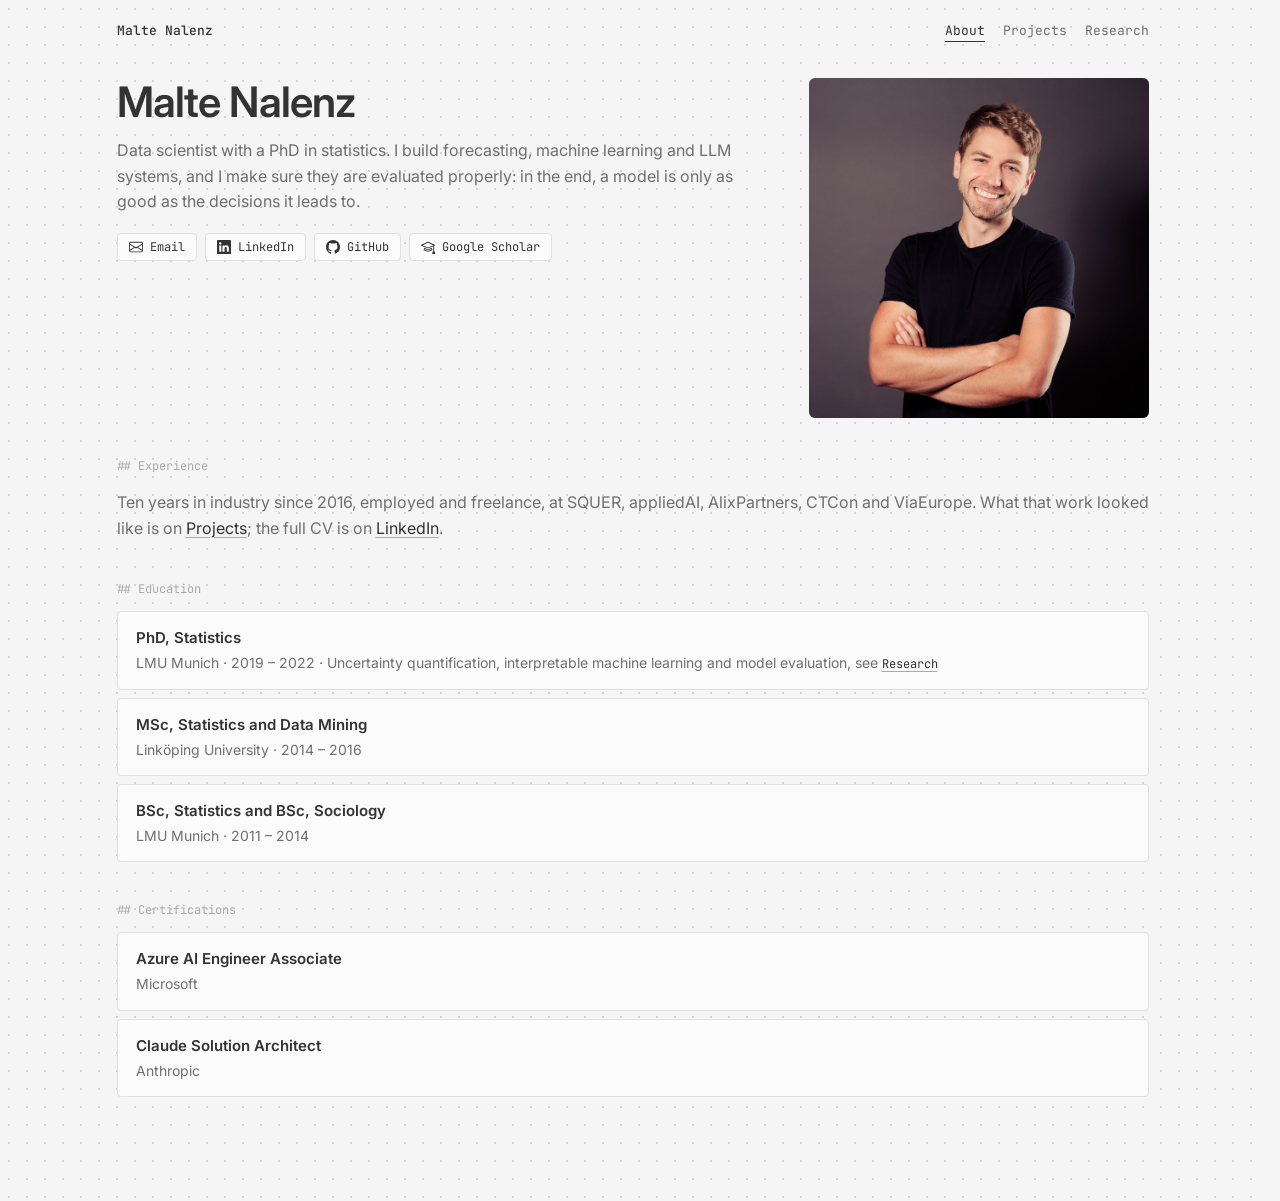
<file: index.html>
<!doctype html>
<html lang="en">
<head>
<meta charset="utf-8">
<meta name="viewport" content="width=device-width, initial-scale=1">
<title>Malte Nalenz</title>
<link rel="preconnect" href="https://fonts.googleapis.com">
<link rel="preconnect" href="https://fonts.gstatic.com" crossorigin>
<link href="https://fonts.googleapis.com/css2?family=Inter:wght@400;500;600&family=JetBrains+Mono:ital,wght@0,400;0,500;1,400&display=swap" rel="stylesheet">
<link rel="stylesheet" href="style.css">
</head>
<body>
<nav class="nav wrap"><a class="home" href="index.html">Malte Nalenz</a><div class="links"><a href="index.html" class="on">About</a><a href="projects.html">Projects</a><a href="research.html">Research</a></div></nav>
<main class="wrap prose">
<div class="hero">
<img class="photo" src="assets/profile.jpg" alt="Malte Nalenz">
<div>
<h1>Malte Nalenz</h1>
<p class="lede">Data scientist with a PhD in statistics. I build forecasting, machine learning and LLM systems, and I make sure they are evaluated properly: in the end, a model is only as good as the decisions it leads to.</p>
<div class="contact">
<a href="mailto:malte.nlz@gmail.com"><img src="assets/envelope.svg" alt="">Email</a>
<a href="https://www.linkedin.com/in/dr-malte-nalenz-7a5169124"><img src="assets/linkedin.svg" alt="">LinkedIn</a>
<a href="https://github.com/maltenlz"><img src="assets/github.svg" alt="">GitHub</a>
<a href="https://scholar.google.com/citations?user=c1svxKoAAAAJ&amp;hl=de"><img src="assets/mortarboard.svg" alt="">Google Scholar</a>
</div>
</div>
</div>

<h2>Experience</h2>
<p>Ten years in industry since 2016, employed and freelance, at SQUER, appliedAI, AlixPartners, CTCon and ViaEurope. What that work looked like is on <a href="projects.html">Projects</a>; the full CV is on <a href="https://www.linkedin.com/in/dr-malte-nalenz-7a5169124">LinkedIn</a>.</p>
<h2>Education</h2>
<ul>
<li><strong>PhD, Statistics</strong><br />
  LMU Munich · 2019 – 2022 · Uncertainty quantification, interpretable machine learning and model evaluation, see <a href="research.html">Research</a></li>
<li><strong>MSc, Statistics and Data Mining</strong><br />
  Linköping University · 2014 – 2016</li>
<li><strong>BSc, Statistics and BSc, Sociology</strong><br />
  LMU Munich · 2011 – 2014</li>
</ul>
<h2>Certifications</h2>
<ul>
<li><strong>Azure AI Engineer Associate</strong><br />
  Microsoft</li>
<li><strong>Claude Solution Architect</strong><br />
  Anthropic</li>
</ul>
</main>
</body>
</html>
</file>
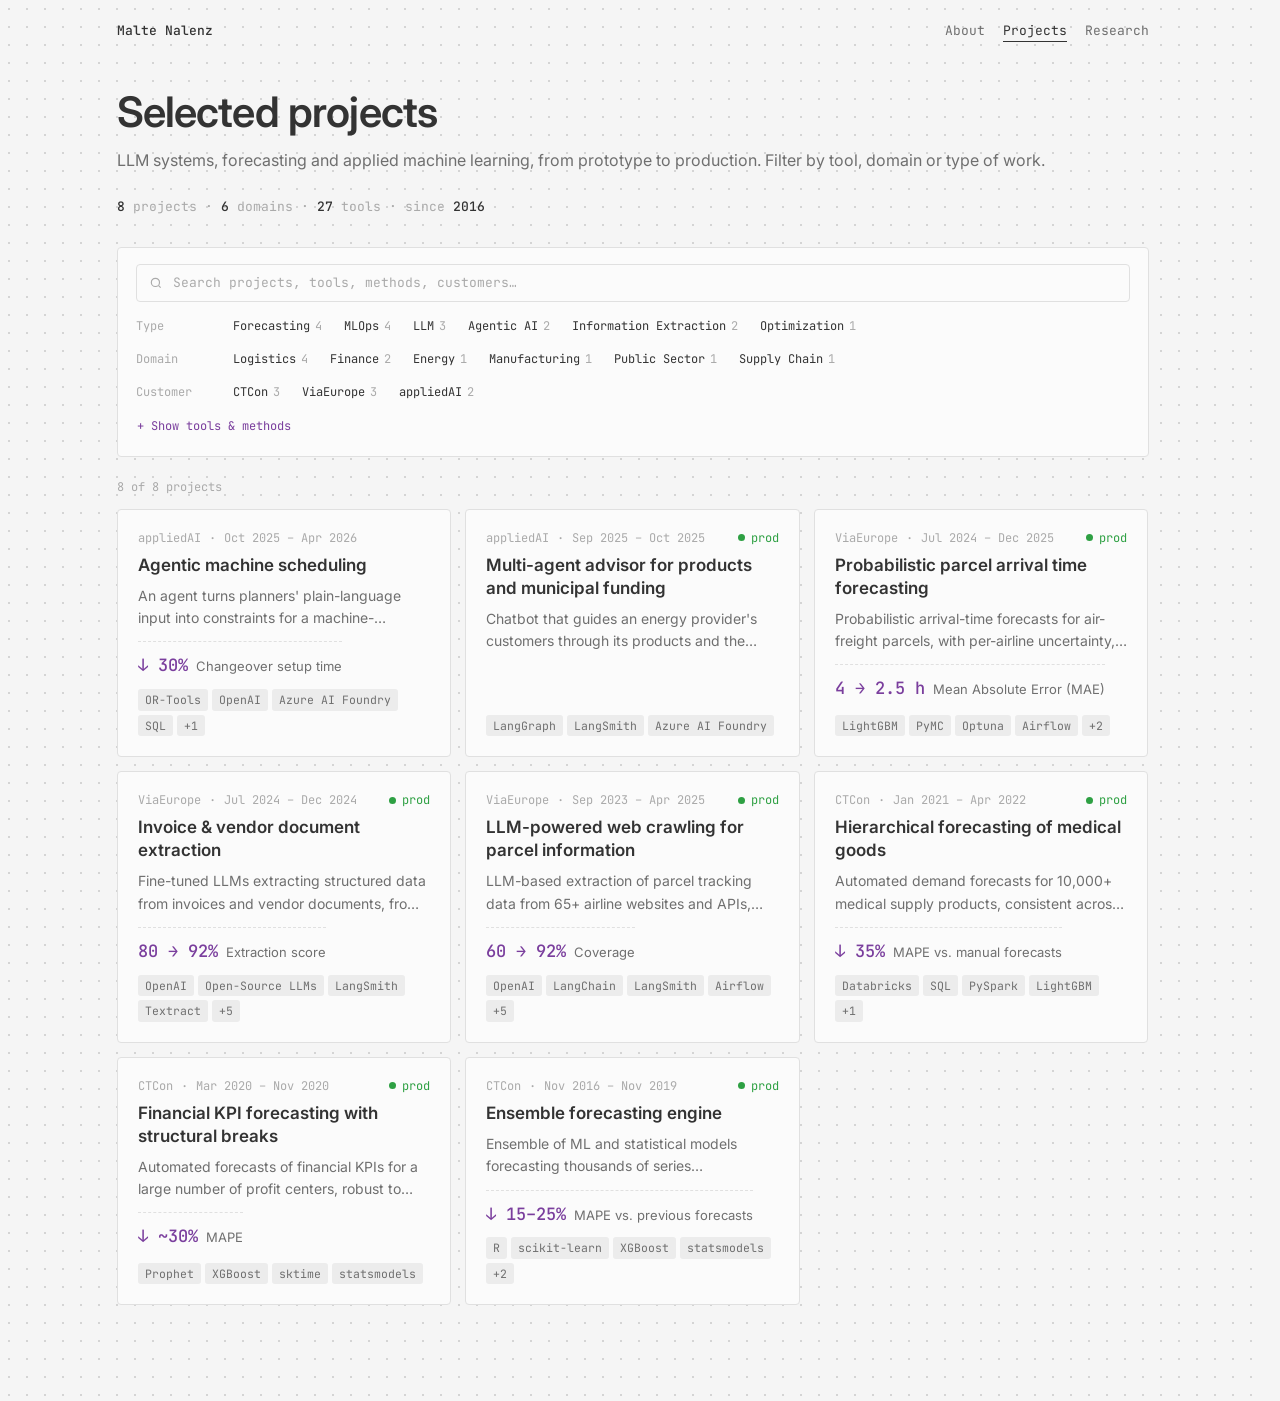
<file: projects.html>
<!doctype html>
<html lang="en">
<head>
<meta charset="utf-8">
<meta name="viewport" content="width=device-width, initial-scale=1">
<title>Projects</title>
<link rel="preconnect" href="https://fonts.googleapis.com">
<link rel="preconnect" href="https://fonts.gstatic.com" crossorigin>
<link href="https://fonts.googleapis.com/css2?family=Inter:wght@400;500;600&family=JetBrains+Mono:ital,wght@0,400;0,500;1,400&display=swap" rel="stylesheet">
<link rel="stylesheet" href="style.css">
</head>
<body>
<nav class="nav wrap"><a class="home" href="index.html">Malte Nalenz</a><div class="links"><a href="index.html">About</a><a href="projects.html" class="on">Projects</a><a href="research.html">Research</a></div></nav>

<header class="wrap">
  <h1>Selected projects</h1>
  <p class="lede">LLM systems, forecasting and applied machine learning, from prototype to production. Filter by tool, domain or type of work.</p>
  <div class="stats" id="stats"></div>
</header>

<div class="filters wrap">
  <div class="filter-box">
    <input class="search" id="q" type="search" placeholder="Search projects, tools, methods, customers…" autocomplete="off">
    <div class="facets" id="facets"></div>
  </div>
</div>

<main class="wrap">
  <div class="result-bar"><span id="count"></span><button class="clear" id="clear" hidden>Clear filters</button></div>
  <div class="grid" id="grid"></div>
</main>

<div id="detail">
  <div class="scrim" data-close></div>
  <aside class="drawer" role="dialog" aria-modal="true" aria-labelledby="d-title">
    <div class="drawer-inner" id="drawer"></div>
  </aside>
</div>
<div class="zoom-view" id="zoom" hidden><img alt=""></div>

<script src="projects.js"></script>
<script>
const FACETS = [
  { key: "type", label: "Type" },
  { key: "domain", label: "Domain" },
  { key: "client", label: "Customer" },
  // behind "More filters": one row per tool group (only groups that have tools, each with its 4 most used tools, the
  // rest behind "+N more"), then methods
  ...TOOL_GROUPS.filter(g => PROJECTS.some(p => p[`tools:${g}`])).map(g => ({ key: `tools:${g}`, label: g, limit: 4, more: true })),
  { key: "methods", label: "Methods", limit: 6, more: true },
];

const state = { q: "", sel: Object.fromEntries(FACETS.map(f => [f.key, new Set()])), expanded: new Set(), more: false };
const $ = id => document.getElementById(id);
const vals = (p, key) => [].concat(p[key] ?? []);
const esc = s => String(s).replace(/[&<>"]/g, c => ({ "&": "&amp;", "<": "&lt;", ">": "&gt;", '"': "&quot;" }[c]));

const MONTHS = ["Jan","Feb","Mar","Apr","May","Jun","Jul","Aug","Sep","Oct","Nov","Dec"];
const fmtMonth = s => { const [y, m] = s.split("-"); return `${MONTHS[m - 1]} ${y}`; };
const months = p => { const [a, b] = [p.start, p.end].map(s => s.split("-").map(Number)); return (b[0] - a[0]) * 12 + b[1] - a[1] + 1; };
const period = p => `${fmtMonth(p.start)} – ${fmtMonth(p.end)}`;
const fmtNum = (v, unit) => unit === "%" || unit === "×" ? `${v}${unit}` : `${v} ${unit}`;
// impact lines (Obsidian text list): "<metric>: <before> → <after> <unit>" (or ->), "<metric>: up|down by <value> <unit>"
// (value may be a range "15-25" or approximate "~30"), or free text
function parseImpact(line) {
  // the before value may also be a word ("hours -> 5 min") when there is no exact number
  let m = line.match(/^(.+?):\s*(~?[\d.]+|[a-z]+)\s*(?:→|->)\s*(~?[\d.]+)\s*(.*)$/i);
  if (m) return { kind: "change", metric: m[1], before: m[2], after: m[3], unit: m[4] };
  m = line.match(/^(.+?):\s*(up|down) by\s*(~?[\d.]+(?:\s*[-–]\s*[\d.]+)?)\s*(.*)$/);
  if (m) return { kind: "by", metric: m[1], up: m[2] === "up", value: m[3].replace(/\s*[-–]\s*/, "–"), unit: m[4] };
  return { kind: "text", text: line };
}
const headline = m => m.kind === "change" ? `${m.before} → ${fmtNum(m.after, m.unit)}` : `${m.up ? "↑" : "↓"} ${fmtNum(m.value, m.unit)}`;

function matches(p, skip) {
  const q = state.q.trim().toLowerCase();
  if (q && ![p.title, p.summary, p.customer, ...p.tools, ...p.methods, ...p.type, ...p.domain].join(" ").toLowerCase().includes(q)) return false;
  return FACETS.every(f => f.key === skip || !state.sel[f.key].size || vals(p, f.key).some(v => state.sel[f.key].has(v)));
}

function renderStats() {
  const all = k => new Set(PROJECTS.flatMap(p => vals(p, k))).size;
  const years = PROJECTS.map(p => +p.start.slice(0, 4));
  $("stats").innerHTML = [
    [PROJECTS.length, "projects"], [all("domain"), "domains"], [all("tools"), "tools"],
  ].map(([b, s]) => `<b>${b}</b> ${s}`).join(" · ") + ` · since <b>${Math.min(...years)}</b>`;
}

function renderFacets() {
  const row = f => {
    const counts = {};
    PROJECTS.forEach(p => vals(p, f.key).forEach(v => counts[v] ??= 0));
    PROJECTS.filter(p => matches(p, f.key)).forEach(p => vals(p, f.key).forEach(v => counts[v]++));
    let names = Object.keys(PROJECTS.reduce((a, p) => (vals(p, f.key).forEach(v => a[v] = (a[v] || 0) + 1), a), {}))
      .sort((a, b) => counts[b] - counts[a] || a.localeCompare(b));
    const hidden = f.limit && !state.expanded.has(f.key) ? names.length - f.limit : 0;
    if (hidden > 0) names = [...names.slice(0, f.limit), ...names.slice(f.limit).filter(n => state.sel[f.key].has(n))];
    const chips = names.map(n => {
      const on = state.sel[f.key].has(n);
      return `<button class="chip${on ? " on" : ""}" data-f="${f.key}" data-v="${esc(n)}" ${!on && !counts[n] ? "disabled" : ""}>${esc(n)}<span class="n">${counts[n]}</span></button>`;
    }).join("");
    const more = hidden > 0 ? `<button class="chip more" data-more="${f.key}">+${hidden} more</button>` : "";
    return `<div class="facet"><div class="facet-name">${f.label}</div><div class="chips">${chips}${more}</div></div>`;
  };
  const hiddenOn = FACETS.filter(f => f.more).reduce((n, f) => n + state.sel[f.key].size, 0);
  const toggle = `<button class="chip toggle" data-toggle>${state.more ? "− Hide tools & methods" : "+ Show tools & methods"}${!state.more && hiddenOn ? ` (${hiddenOn} on)` : ""}</button>`;
  $("facets").innerHTML = FACETS.filter(f => !f.more).map(row).join("")
    + (state.more ? `<div class="facet-title">// tools</div>` + FACETS.filter(f => f.more).map(row).join("") : "")
    + `<div>${toggle}</div>`;
}

function renderGrid() {
  const list = PROJECTS.filter(p => matches(p)).sort((a, b) => b.start.localeCompare(a.start));
  const active = state.q || FACETS.some(f => state.sel[f.key].size);
  $("count").textContent = `${list.length} of ${PROJECTS.length} projects`;
  $("clear").hidden = !active;
  $("grid").innerHTML = list.length ? list.map(p => {
    const m = (p.impact || []).map(parseImpact).find(m => m.kind !== "text");
    const extra = p.tools.length - 4;
    return `<button class="card" data-id="${p.id}">
      ${prod(p)}
      <div class="meta"><span>${esc(p.client)}</span><span class="dot"></span><span>${period(p)}</span></div>
      <h3>${esc(p.title)}</h3>
      <p>${esc(p.summary)}</p>
      ${m ? `<div class="teaser"><b>${headline(m)}</b><span>${esc(m.metric)}</span></div>` : ""}
      <div class="tags">${p.tools.slice(0, 4).map(t => `<span class="tag">${esc(t)}</span>`).join("")}${extra > 0 ? `<span class="tag">+${extra}</span>` : ""}</div>
    </button>`;
  }).join("") : `<div class="empty">No projects match these filters.</div>`;
}

const prod = p => p.status === "production" ? `<span class="prod" title="In production">prod</span>` : "";

function openDetail(id) {
  const p = PROJECTS.find(p => p.id === id);
  const impact = (p.impact || []).map(parseImpact);
  $("drawer").innerHTML = `
    <button class="close" data-close aria-label="Close">×</button>
    <div class="eyebrow" style="padding-top:8px">${[...p.domain, ...p.type].map(esc).join(" · ")}${prod(p)}</div>
    <h2 id="d-title">${esc(p.title)}</h2>
    <dl class="facts">
      <div><dt>Customer</dt><dd>${esc(p.customer)}</dd></div>
      <div><dt>Period</dt><dd>${period(p)} <span style="color:var(--faint)">· ${months(p)} mo</span></dd></div>
      <div><dt>Role</dt><dd>${esc(p.role)}</dd></div>
    </dl>
    <p class="summary">${esc(p.summary)}</p>
    ${impact.length ? `<div class="section"><h4>Impact</h4>
      <div class="tiles">${impact.map(m => m.kind === "text"
        ? `<div class="tile text"><span>${esc(m.text)}</span></div>`
        : `<div class="tile"><b>${headline(m)}</b><span>${esc(m.metric)}</span></div>`).join("")}</div>
    </div>` : ""}
    ${p.drawings ? `<div class="section"><h4>How it works</h4>${p.drawings.map(d => `<div class="sheet-wrap"><img class="sheet" src="${d}" alt=""><button class="zoom" data-zoom="${d}" aria-label="Enlarge sketch">+</button></div>`).join("")}</div>` : ""}
    <div class="section">${p.html.startsWith("<h2>") ? "" : "<h4>What I did</h4>"}<div class="body">${p.html}</div></div>
    ${p.links.length ? `<div class="section"><h4>Links</h4>${p.links.map(u => `<a class="link" href="${esc(u)}">${esc(u.replace(/^https?:\/\/(www\.)?/, ""))}</a>`).join("")}</div>` : ""}
    <div class="section"><h4>Tools</h4><div class="tags">${p.tools.map(t => `<span class="tag">${esc(t)}</span>`).join("")}</div></div>
    ${p.methods.length ? `<div class="section"><h4>Methods</h4><div class="tags">${p.methods.map(t => `<span class="tag">${esc(t)}</span>`).join("")}</div></div>` : ""}`;
  $("detail").classList.add("open");
  document.body.style.overflow = "hidden";
  $("drawer").querySelector(".close").focus();
}
function closeDetail() { $("detail").classList.remove("open"); document.body.style.overflow = ""; }

function render() { renderFacets(); renderGrid(); }

$("q").addEventListener("input", e => { state.q = e.target.value; render(); });
$("facets").addEventListener("click", e => {
  const b = e.target.closest("button"); if (!b) return;
  if (b.dataset.toggle !== undefined) state.more = !state.more;
  else if (b.dataset.more) state.expanded.add(b.dataset.more);
  else { const s = state.sel[b.dataset.f]; s.has(b.dataset.v) ? s.delete(b.dataset.v) : s.add(b.dataset.v); }
  render();
});
$("clear").addEventListener("click", () => { state.q = ""; $("q").value = ""; FACETS.forEach(f => state.sel[f.key].clear()); render(); });
$("grid").addEventListener("click", e => { const c = e.target.closest(".card"); if (c) openDetail(c.dataset.id); });
$("detail").addEventListener("click", e => {
  const z = e.target.closest("[data-zoom]");
  if (z) { $("zoom").querySelector("img").src = z.dataset.zoom; $("zoom").hidden = false; }
  else if (e.target.closest("[data-close]")) closeDetail();
});
$("zoom").addEventListener("click", () => { $("zoom").hidden = true; });
document.addEventListener("keydown", e => {
  if (e.key !== "Escape") return;
  if (!$("zoom").hidden) $("zoom").hidden = true; else closeDetail();
});

renderStats();
render();
</script>

</body>
</html>
</file>
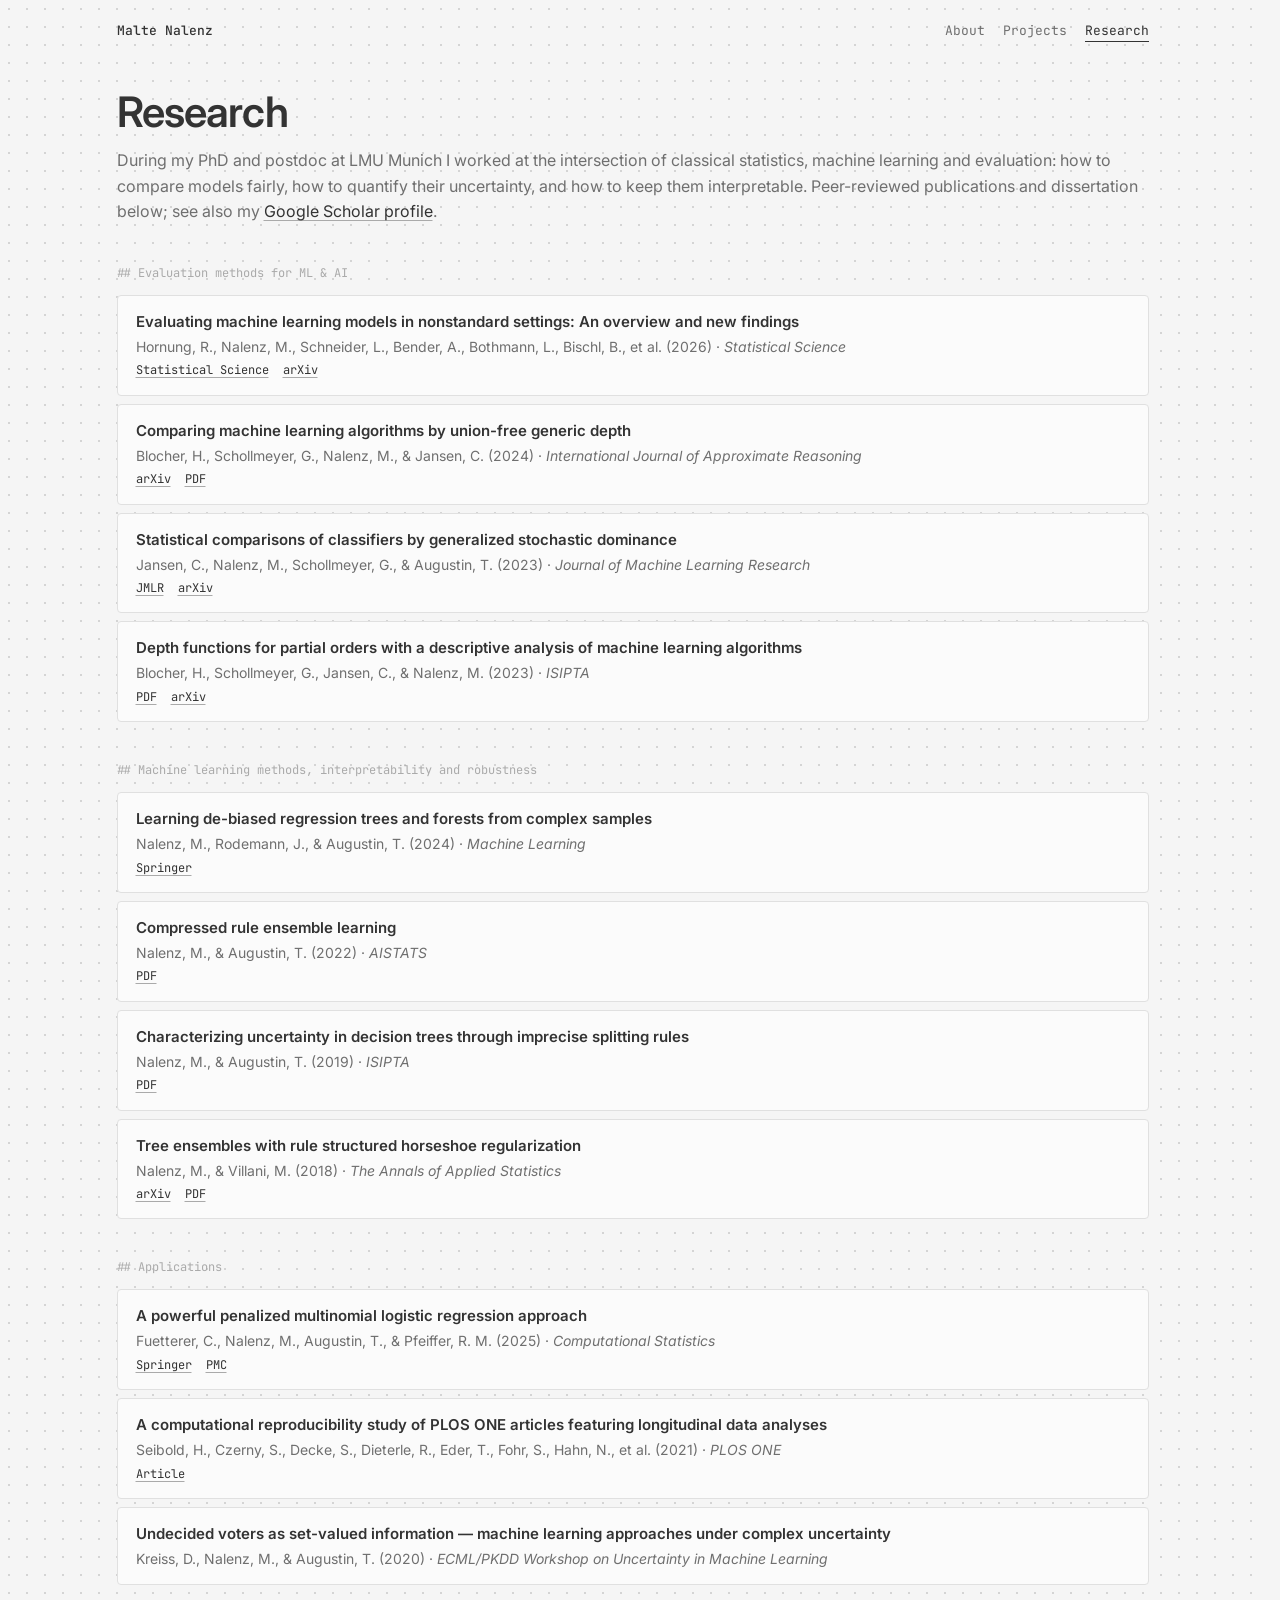
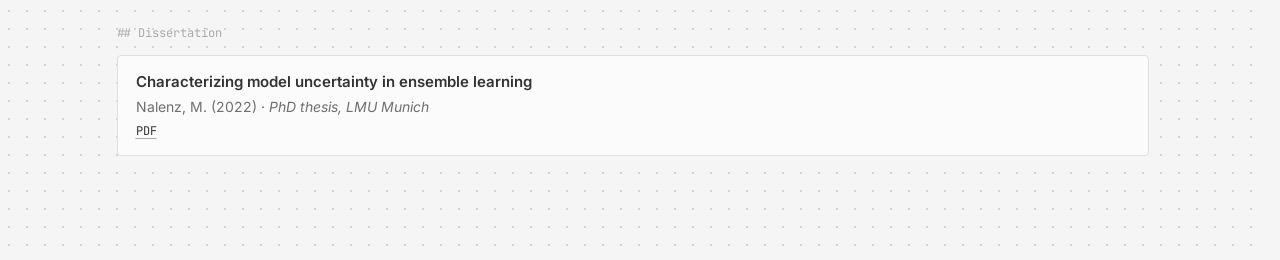
<file: research.html>
<!doctype html>
<html lang="en">
<head>
<meta charset="utf-8">
<meta name="viewport" content="width=device-width, initial-scale=1">
<title>Research</title>
<link rel="preconnect" href="https://fonts.googleapis.com">
<link rel="preconnect" href="https://fonts.gstatic.com" crossorigin>
<link href="https://fonts.googleapis.com/css2?family=Inter:wght@400;500;600&family=JetBrains+Mono:ital,wght@0,400;0,500;1,400&display=swap" rel="stylesheet">
<link rel="stylesheet" href="style.css">
</head>
<body>
<nav class="nav wrap"><a class="home" href="index.html">Malte Nalenz</a><div class="links"><a href="index.html">About</a><a href="projects.html">Projects</a><a href="research.html" class="on">Research</a></div></nav>
<main class="wrap prose">
<h1>Research</h1>
<p>During my PhD and postdoc at LMU Munich I worked at the intersection of classical statistics, machine learning and evaluation: how to compare models fairly, how to quantify their uncertainty, and how to keep them interpretable. Peer-reviewed publications and dissertation below; see also my <a href="https://scholar.google.com/citations?user=c1svxKoAAAAJ&amp;hl=de">Google Scholar profile</a>.</p>
<h2>Evaluation methods for ML &amp; AI</h2>
<ul>
<li><strong>Evaluating machine learning models in nonstandard settings: An overview and new findings</strong><br />
  Hornung, R., Nalenz, M., Schneider, L., Bender, A., Bothmann, L., Bischl, B., et al. (2026) · <em>Statistical Science</em><br />
<a href="https://doi.org/10.1214/25-STS984">Statistical Science</a> <a href="https://arxiv.org/abs/2310.15108">arXiv</a></li>
<li><strong>Comparing machine learning algorithms by union-free generic depth</strong><br />
  Blocher, H., Schollmeyer, G., Nalenz, M., &amp; Jansen, C. (2024) · <em>International Journal of Approximate Reasoning</em><br />
<a href="https://arxiv.org/abs/2312.12839">arXiv</a> <a href="https://arxiv.org/pdf/2312.12839">PDF</a></li>
<li><strong>Statistical comparisons of classifiers by generalized stochastic dominance</strong><br />
  Jansen, C., Nalenz, M., Schollmeyer, G., &amp; Augustin, T. (2023) · <em>Journal of Machine Learning Research</em><br />
<a href="https://www.jmlr.org/papers/v24/22-0902.html">JMLR</a> <a href="https://arxiv.org/abs/2209.01857">arXiv</a></li>
<li><strong>Depth functions for partial orders with a descriptive analysis of machine learning algorithms</strong><br />
  Blocher, H., Schollmeyer, G., Jansen, C., &amp; Nalenz, M. (2023) · <em>ISIPTA</em><br />
<a href="https://proceedings.mlr.press/v215/blocher23a/blocher23a.pdf">PDF</a> <a href="https://arxiv.org/abs/2304.09872">arXiv</a></li>
</ul>
<h2>Machine learning methods, interpretability and robustness</h2>
<ul>
<li><strong>Learning de-biased regression trees and forests from complex samples</strong><br />
  Nalenz, M., Rodemann, J., &amp; Augustin, T. (2024) · <em>Machine Learning</em><br />
<a href="https://link.springer.com/article/10.1007/s10994-023-06439-1">Springer</a></li>
<li><strong>Compressed rule ensemble learning</strong><br />
  Nalenz, M., &amp; Augustin, T. (2022) · <em>AISTATS</em><br />
<a href="https://proceedings.mlr.press/v151/nalenz22a/nalenz22a.pdf">PDF</a></li>
<li><strong>Characterizing uncertainty in decision trees through imprecise splitting rules</strong><br />
  Nalenz, M., &amp; Augustin, T. (2019) · <em>ISIPTA</em><br />
<a href="https://www.sipta.org/isipta19/contributions/abstract_nalenz19.pdf">PDF</a></li>
<li><strong>Tree ensembles with rule structured horseshoe regularization</strong><br />
  Nalenz, M., &amp; Villani, M. (2018) · <em>The Annals of Applied Statistics</em><br />
<a href="https://arxiv.org/abs/1702.05008">arXiv</a> <a href="https://arxiv.org/pdf/1702.05008">PDF</a></li>
</ul>
<h2>Applications</h2>
<ul>
<li><strong>A powerful penalized multinomial logistic regression approach</strong><br />
  Fuetterer, C., Nalenz, M., Augustin, T., &amp; Pfeiffer, R. M. (2025) · <em>Computational Statistics</em><br />
<a href="https://link.springer.com/article/10.1007/s00180-025-01635-0">Springer</a> <a href="https://pmc.ncbi.nlm.nih.gov/articles/PMC12552268/">PMC</a></li>
<li><strong>A computational reproducibility study of PLOS ONE articles featuring longitudinal data analyses</strong><br />
  Seibold, H., Czerny, S., Decke, S., Dieterle, R., Eder, T., Fohr, S., Hahn, N., et al. (2021) · <em>PLOS ONE</em><br />
<a href="https://journals.plos.org/plosone/article?id=10.1371/journal.pone.0251194">Article</a></li>
<li><strong>Undecided voters as set-valued information — machine learning approaches under complex uncertainty</strong><br />
  Kreiss, D., Nalenz, M., &amp; Augustin, T. (2020) · <em>ECML/PKDD Workshop on Uncertainty in Machine Learning</em></li>
</ul>
<h2>Dissertation</h2>
<ul>
<li><strong>Characterizing model uncertainty in ensemble learning</strong><br />
  Nalenz, M. (2022) · <em>PhD thesis, LMU Munich</em><br />
<a href="https://edoc.ub.uni-muenchen.de/30379/1/Nalenz_Malte.pdf">PDF</a></li>
</ul>
</main>
</body>
</html>
</file>
<file: style.css>
/* Palette after VS Code "Quiet Light": grey paper, dark grey ink, one muted purple accent */
:root {
  --bg: #f5f5f5;
  --dot: #d4d4d4;
  --surface: #fbfbfb;
  --ink: #333333;
  --muted: #6f6f6f;
  --faint: #aaaaaa;
  --line: #e0e0e0;
  --chip: #ececec;
  --select: #c9d0d9;
  --accent: #7a3e9d;
  --green: #2ea043;
  --radius: 4px;
  --mono: "JetBrains Mono", ui-monospace, Menlo, monospace;
  color-scheme: light;
}

* { box-sizing: border-box; }
html, body { margin: 0; }
html { scrollbar-gutter: stable; }  /* same content position on long and short pages */
body {
  background-color: var(--bg);
  background-image: radial-gradient(var(--dot) 1px, transparent 1.2px);
  background-size: 18px 18px;
  color: var(--ink);
  font: 15px/1.6 Inter, system-ui, -apple-system, sans-serif;
  -webkit-font-smoothing: antialiased;
}
.wrap { max-width: 1080px; margin: 0 auto; padding: 0 24px; }
@media (max-width: 600px) { .wrap { padding: 0 16px; } }

/* Header */
header.wrap { padding-top: 36px; padding-bottom: 32px; }
.eyebrow { font: italic 13px/1.4 var(--mono); color: var(--faint); }
h1 { font-size: clamp(30px, 4.5vw, 42px); line-height: 1.15; letter-spacing: -.02em; margin: 10px 0 12px; font-weight: 600; }
.lede { color: var(--muted); font-size: 16px; margin: 0; }
.stats { margin-top: 24px; font: 13px var(--mono); color: var(--faint); }
.stats b { color: var(--ink); font-weight: 500; }

/* Filters */
.filters { position: sticky; top: 12px; z-index: 5; }
.filter-box { background: var(--surface); border: 1px solid var(--line); border-radius: var(--radius); padding: 16px 18px; }
.search { width: 100%; height: 38px; padding: 0 12px 0 36px; border: 1px solid var(--line); border-radius: var(--radius);
  background: var(--surface) url("data:image/svg+xml,%3Csvg xmlns='http://www.w3.org/2000/svg' width='14' height='14' fill='none' stroke='%23aaaaaa' stroke-width='2' viewBox='0 0 24 24'%3E%3Ccircle cx='11' cy='11' r='7'/%3E%3Cpath d='m20 20-3.5-3.5'/%3E%3C/svg%3E") no-repeat 12px center;
  color: var(--ink); font: 13px var(--mono); outline: none; }
.search::placeholder { color: var(--faint); }
.search:focus { border-color: var(--faint); }
.facets { display: grid; gap: 8px; margin-top: 12px; }
.facet, .chips { min-width: 0; }
.facet { display: flex; gap: 12px; align-items: baseline; }
.facet-name { flex: 0 0 76px; font: 12px var(--mono); color: var(--faint); }
.chips { display: flex; flex-wrap: wrap; gap: 4px; }
@media (max-width: 600px) {
  .filters { position: static; }
  .facet { flex-direction: column; gap: 4px; }
  .facet-name { flex: none; }
  .chips { flex-wrap: nowrap; overflow-x: auto; max-width: 100%; padding-bottom: 2px; scrollbar-width: none; }
}
.chip { border: 1px solid transparent; background: transparent; color: var(--ink); border-radius: var(--radius);
  padding: 2px 8px; font: 12px/1.6 var(--mono); cursor: pointer; white-space: nowrap; }
.chip:hover { background: var(--chip); }
.chip .n { color: var(--faint); margin-left: 5px; }
.chip.on { background: var(--select); }
.chip.on .n { color: var(--muted); }
.chip:disabled { opacity: .35; cursor: default; background: transparent; }
.chip.more { color: var(--faint); }
.chip.toggle { color: var(--accent); padding-left: 0; }
.chip.toggle:hover { background: transparent; text-decoration: underline; }
.facet-title { font: italic 12px var(--mono); color: var(--faint); margin-top: 6px; }
.result-bar { display: flex; justify-content: space-between; align-items: center; padding: 22px 0 14px; color: var(--faint); font: 12px var(--mono); }
.clear { background: none; border: 0; color: var(--accent); font: inherit; cursor: pointer; padding: 0; }

/* Cards */
.grid { display: grid; grid-template-columns: repeat(auto-fill, minmax(310px, 1fr)); gap: 14px; padding-bottom: 96px; }
@media (max-width: 600px) { .grid { grid-template-columns: 1fr; } }
.card { position: relative; text-align: left; font: inherit; color: inherit; cursor: pointer; display: flex; flex-direction: column; gap: 8px;
  background: var(--surface); border: 1px solid var(--line); border-radius: var(--radius); padding: 20px;
  transition: border-color .12s, background .12s; }
.card:hover { border-color: var(--faint); background: #ffffff; }
/* status: production -> pulsing green dot in the card's top-right corner, level with the meta line (left of the close button in the detail panel) */
.prod { position: absolute; top: 20px; right: 20px; display: inline-flex; align-items: center; gap: 6px;
  font: 12px var(--mono); color: var(--green); }
.card:has(.prod) .meta { padding-right: 56px; }  /* narrow cards: wrap the meta line instead of running under the badge */
.prod::before { content: ""; width: 7px; height: 7px; border-radius: 50%; background: var(--green); animation: pulse 2s infinite; }
.eyebrow .prod { position: static; float: right; margin-right: 14px; line-height: 1.4; }
@keyframes pulse { 0% { box-shadow: 0 0 0 0 rgb(46 160 67 / .6); } 70%, 100% { box-shadow: 0 0 0 6px rgb(46 160 67 / 0); } }
@media (prefers-reduced-motion: reduce) { .prod::before { animation: none; } }
.card:focus-visible { outline: 1px solid var(--accent); outline-offset: 2px; }
.meta { font: 12px var(--mono); color: var(--faint); display: flex; gap: 8px; flex-wrap: wrap; }
.meta .dot::before { content: "·"; }
.card h3 { margin: 0; font-size: 17px; line-height: 1.35; font-weight: 600; }
.card p { margin: 0; color: var(--muted); font-size: 14px; display: -webkit-box; -webkit-line-clamp: 2; -webkit-box-orient: vertical; overflow: hidden; }
.teaser { display: flex; align-items: baseline; gap: 8px; margin-top: 4px; padding-top: 12px; border-top: 1px dashed var(--line); }
.teaser b { font: 500 17px var(--mono); color: var(--accent); }
.teaser span { font-size: 13px; color: var(--muted); }
.tags { display: flex; flex-wrap: wrap; gap: 4px; margin-top: auto; padding-top: 4px; }
.tag { background: var(--chip); color: var(--muted); border-radius: 3px; padding: 1px 7px; font: 11.5px/1.7 var(--mono); }
.empty { grid-column: 1 / -1; text-align: center; color: var(--faint); padding: 64px 0; font-family: var(--mono); }

/* Detail: centred dialog (full screen on phones) */
.scrim { position: fixed; inset: 0; background: rgb(51 51 51 / .28); opacity: 0; pointer-events: none; transition: opacity .2s; z-index: 10; }
.drawer { position: fixed; top: 50%; left: 50%; width: min(920px, calc(100vw - 48px)); max-height: calc(100vh - 64px);
  background: var(--surface); border: 1px solid var(--line); border-radius: 6px; box-shadow: 0 24px 64px rgb(0 0 0 / .14);
  transform: translate(-50%, -48%); opacity: 0; pointer-events: none;
  transition: transform .2s cubic-bezier(.2,.8,.2,1), opacity .2s; z-index: 11; overflow-y: auto; }
.open .scrim { opacity: 1; pointer-events: auto; }
.open .drawer { transform: translate(-50%, -50%); opacity: 1; pointer-events: auto; }
.drawer-inner { padding: 32px 56px 56px; }
@media (max-width: 600px) {
  .drawer { inset: 0; width: 100%; max-height: none; border: 0; border-radius: 0; transform: translateY(16px); }
  .open .drawer { transform: none; }
  .drawer-inner { padding: 16px 16px 40px; }
}
.close { position: sticky; top: 0; float: right; width: 30px; height: 30px; border-radius: var(--radius); border: 1px solid var(--line);
  background: var(--surface); color: var(--muted); cursor: pointer; font-size: 16px; line-height: 1; }
.close:hover { background: var(--chip); }
.drawer h2 { font-size: 30px; line-height: 1.25; letter-spacing: -.01em; margin: 16px 0 20px; clear: both; font-weight: 600; }
.facts { display: grid; grid-template-columns: repeat(3, 1fr); gap: 1px; background: var(--line); border: 1px solid var(--line); border-radius: var(--radius); overflow: hidden; }
.facts div { background: var(--bg); padding: 10px 12px; }
.facts dt { font: 11px var(--mono); color: var(--faint); }
.facts dd { margin: 2px 0 0; font-size: 14px; }
@media (max-width: 600px) { .facts { grid-template-columns: 1fr 1fr; } .facts div:last-child { grid-column: span 2; } }
.section { margin-top: 30px; }
.section h4 { font: 12px var(--mono); color: var(--faint); margin: 0 0 12px; font-weight: 400; }
.section h4::before { content: "## "; }
.summary { font-size: 15px; line-height: 1.6; margin: 22px 0 0; border-left: 2px solid var(--faint); padding: 2px 0 2px 14px; }
.body { color: var(--muted); }
.body p { margin: 0 0 12px; }

/* Impact tiles */
.tiles { display: grid; grid-template-columns: repeat(auto-fit, minmax(140px, 1fr)); gap: 1px; background: var(--line);
  border: 1px solid var(--line); border-radius: var(--radius); overflow: hidden; }
.tile { background: var(--bg); padding: 14px 16px; }
.tile b { display: block; font: 500 20px/1.25 var(--mono); color: var(--accent); white-space: nowrap; }
.tile span { display: block; font-size: 13px; color: var(--muted); margin-top: 4px; }
.link { display: block; font: 13px var(--mono); color: var(--accent); text-decoration: none; margin-bottom: 4px; }
.link:hover { text-decoration: underline; }
/* a free-text impact line is a tile too, without a number */
.tile.text { display: flex; align-items: center; }
.tile.text span { margin: 0; color: var(--ink); font-size: 14px; }

.sheet { display: block; width: 100%; height: auto; }
.sheet-wrap { position: relative; }
.sheet-wrap + .sheet-wrap { margin-top: 10px; }
/* enlarge a sketch: + button in its corner opens it full screen; click or Esc closes it */
.zoom { position: absolute; top: 8px; right: 8px; width: 28px; height: 28px; border: 1px solid var(--line);
  border-radius: var(--radius); background: var(--surface); color: var(--muted); font: 16px/1 var(--mono); cursor: zoom-in; }
.zoom:hover { background: var(--chip); color: var(--ink); }
.zoom-view { position: fixed; inset: 0; z-index: 20; display: flex; align-items: center; justify-content: center;
  padding: 24px; overflow: auto; cursor: zoom-out;
  background: var(--bg) radial-gradient(var(--dot) 1px, transparent 1.2px) 0 0 / 18px 18px; }  /* the page's dotted paper */
.zoom-view[hidden] { display: none; }
.zoom-view img { width: min(1800px, 100%); height: auto; }
@media (max-width: 600px) { .zoom-view { justify-content: flex-start; } .zoom-view img { width: 1100px; max-width: none; } }
.body ul { margin: 0; padding-left: 18px; }
.body li { margin-bottom: 6px; }
.body li::marker { color: var(--faint); }
/* headings in the card text are sections of their own, styled like the h4 section titles */
.drawer .body h2 { font: 12px var(--mono); color: var(--faint); margin: 30px 0 12px; letter-spacing: 0; font-weight: 400; }
.drawer .body h2::before { content: "## "; }
.drawer .body h2:first-child { margin-top: 0; }


/* Navigation, on every page */
.nav { display: flex; justify-content: space-between; align-items: baseline; padding-top: 22px; font: 13px var(--mono); }
.nav .home { color: var(--ink); text-decoration: none; font-weight: 500; }
.nav .links { display: flex; gap: 18px; }
.nav .links a { color: var(--muted); text-decoration: none; padding-bottom: 2px; }
.nav .links a:hover { color: var(--ink); }
.nav .links a.on { color: var(--ink); border-bottom: 1px solid var(--ink); }

/* Text pages written in Markdown (pages/*.md) */
.prose { padding-top: 36px; padding-bottom: 96px; }
.prose h1 + p { margin-top: 0; }
.prose > p { color: var(--muted); font-size: 16px; }
/* links: ink with a grey underline that darkens on hover (purple stays reserved for impact numbers) */
.prose a { color: var(--ink); text-decoration: underline; text-decoration-color: var(--faint);
  text-decoration-thickness: 1px; text-underline-offset: 3px; }
.prose a:hover { text-decoration-color: var(--ink); }
.prose h2 { font: 12px var(--mono); color: var(--faint); font-weight: 400; margin: 40px 0 14px; }
.prose h2::before { content: "## "; }
.prose ul { list-style: none; padding: 0; margin: 0; }
.prose li { background: var(--surface); border: 1px solid var(--line); border-radius: var(--radius); padding: 14px 18px;
  margin-bottom: 8px; color: var(--muted); font-size: 14px; }
.prose li strong + br { display: none; }
.prose li strong { display: block; color: var(--ink); font-size: 15px; font-weight: 600; margin-bottom: 2px; }
.prose li a { font: 12px var(--mono); margin-right: 10px; }

/* About page: photo, intro and contact buttons */
.hero { display: flex; flex-direction: row-reverse; gap: 56px; align-items: flex-start; }  /* name first, photo on the right */
.photo { width: 340px; height: 340px; max-width: 100%; flex: none; object-fit: cover; border-radius: 6px; }
.hero h1 { margin-top: 0; }
.contact { display: flex; flex-wrap: wrap; gap: 8px; margin-top: 18px; }
.prose .contact a { display: inline-flex; align-items: center; gap: 7px; padding: 5px 11px; font: 12px var(--mono);
  color: var(--ink); background: var(--surface); border: 1px solid var(--line); border-radius: var(--radius);
  text-decoration: none; }
.prose .contact a:hover { border-color: var(--faint); text-decoration: none; }
.contact img { width: 14px; height: 14px; }
@media (max-width: 600px) { .hero { flex-direction: column; align-items: flex-start; gap: 20px; } }
</file>
